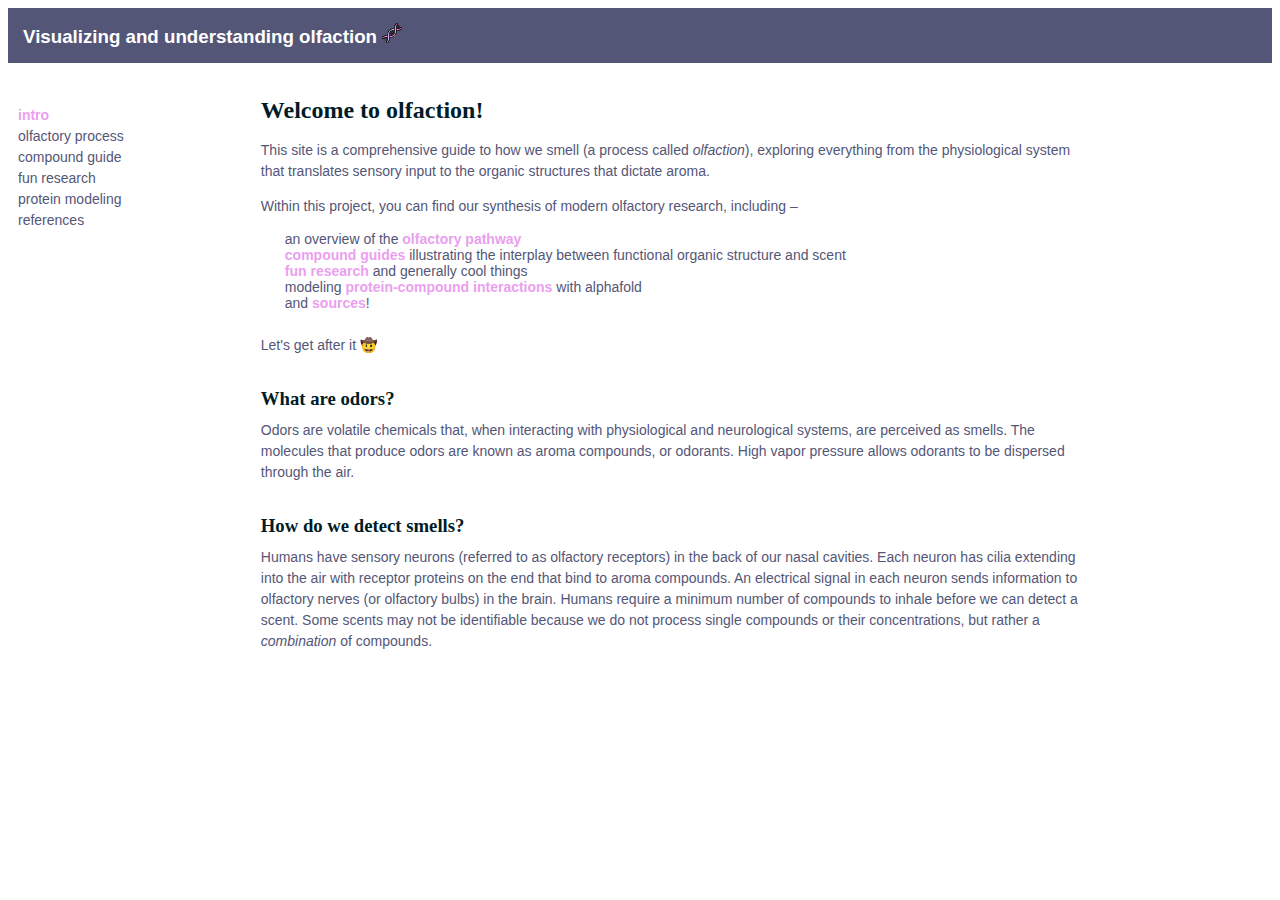
<file: index.html>
<!DOCTYPE html>
<!--[if lt IE 7]>      <html class="no-js lt-ie9 lt-ie8 lt-ie7"> <![endif]-->
<!--[if IE 7]>         <html class="no-js lt-ie9 lt-ie8"> <![endif]-->
<!--[if IE 8]>         <html class="no-js lt-ie9"> <![endif]-->
<!--[if gt IE 8]>      <html class="no-js"> <!--<![endif]-->
<html>
    <head>
        <meta charset="utf-8">
        <meta http-equiv="X-UA-Compatible" content="IE=edge">
        <title>Overview of Olfaction for Computational Biology</title>
        <link rel="icon" href="/images/dna.png" type="image/png">
        <meta name="description" content="">
        <meta name="viewport" content="width=device-width, initial-scale=1">
        <link rel="stylesheet" href="css/styles.css">
    </head>


    <body>
        <h3 id='nav-header'>Visualizing and understanding olfaction <img src='/images/dna.png' height='20px' ></h3>
        
        <div class="row">
            <div class="column left">
                <div id='nav-col'>
                    <ul id="nav-vert"> 
                        <li><a class="active" href="index.html">intro</a></li>
                        <li><a href="olfaction.html">olfactory process</a></li>
                        <li><a href="compound.html">compound guide</a></li>
                        <li><a href="research.html">fun research</a></li>
                        <li><a href="alphafold.html">protein modeling</a></li>
                        <li><a href="references.html">references</a></li>
                    </ul>
                </div>
            </div>
            <div class="column middle">
                <h2>Welcome to olfaction!</h2>

                <p>
                    This site is a comprehensive guide to how we smell (a process called <em>olfaction</em>), exploring everything 
                    from the physiological system that translates sensory input to the organic structures
                    that dictate aroma.
                </p>

                <p>
                    Within this project, you can find our synthesis of modern olfactory research, including –
                </p>

                <ul id='intro-nav'>
                    <li>an overview of the <a class='active' href="olfaction.html">olfactory pathway</a></li>
                    <li><a class='active' href="compound.html">compound guides</a> illustrating the interplay between functional organic structure and scent</li>
                    <li><a class='active' href="research.html">fun research</a> and generally cool things</li>
                    <li>modeling <a class='active' href="alphafold.html">protein-compound interactions</a> with alphafold</li>
                    <li>and <a class='active' href="references.html">sources</a>!</li>
                </ul>

                <p>
                    Let's get after it &#x1F920
                </p>

                <div>
                    <h3>What are odors?</h3>
                    <p>
                        Odors are volatile chemicals that, when interacting with physiological and neurological systems, are perceived as
                        smells. The molecules that produce odors are known as aroma compounds, or odorants. High vapor pressure allows odorants
                        to be dispersed through the air.
                    </p>
                </div>
    
                <div>
                    <h3>How do we detect smells?</h3>
                    <p>
                        Humans have sensory neurons (referred to as olfactory receptors) in the back of our nasal cavities. 
                        Each neuron has cilia extending into the air with receptor proteins on the end that bind to aroma 
                        compounds. An electrical signal in each neuron sends information to olfactory nerves (or olfactory 
                        bulbs) in the brain. Humans require a minimum number of compounds to inhale before we can detect a scent. 
                        Some scents may not be identifiable because we do not process single compounds or their concentrations, 
                        but rather a <em>combination</em> of compounds. 
                    </p>
                </div>
            </div>

            <div class="column right"></div>
        </div>

    </body>
</html>
</file>
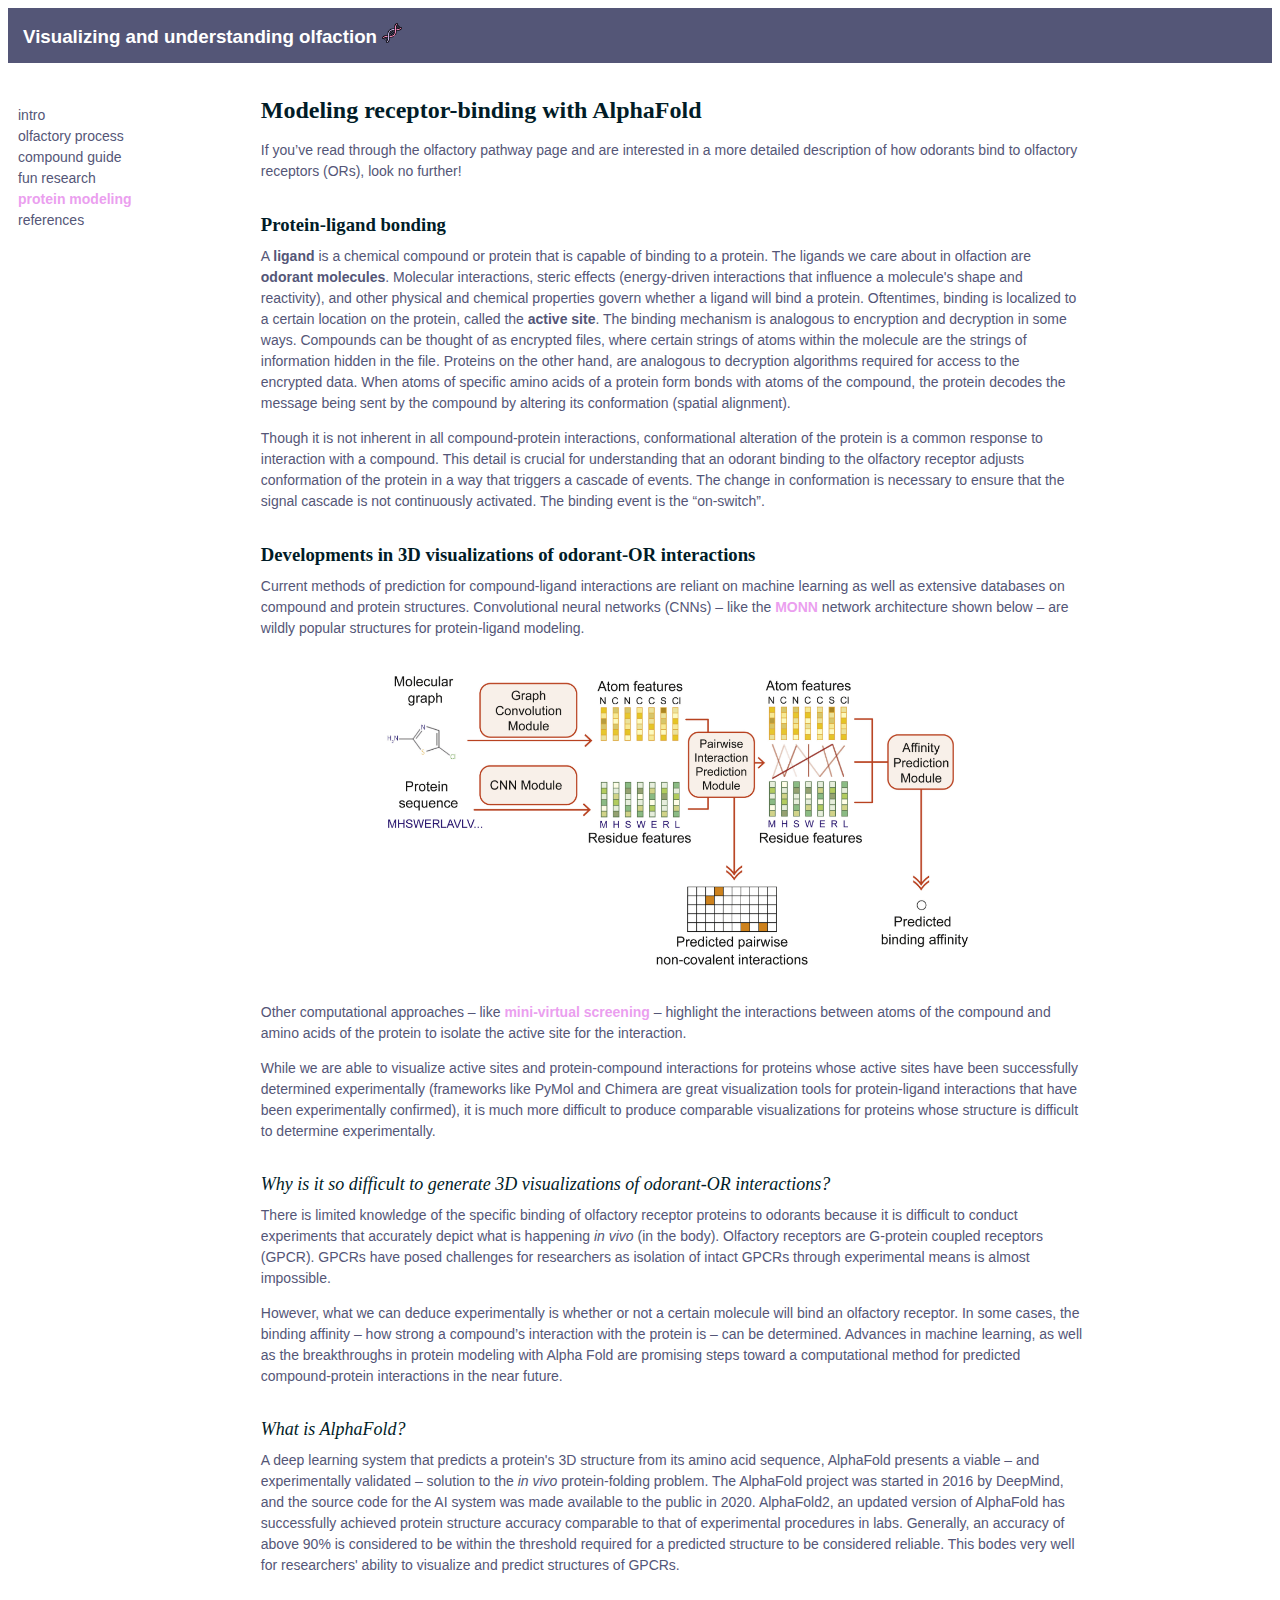
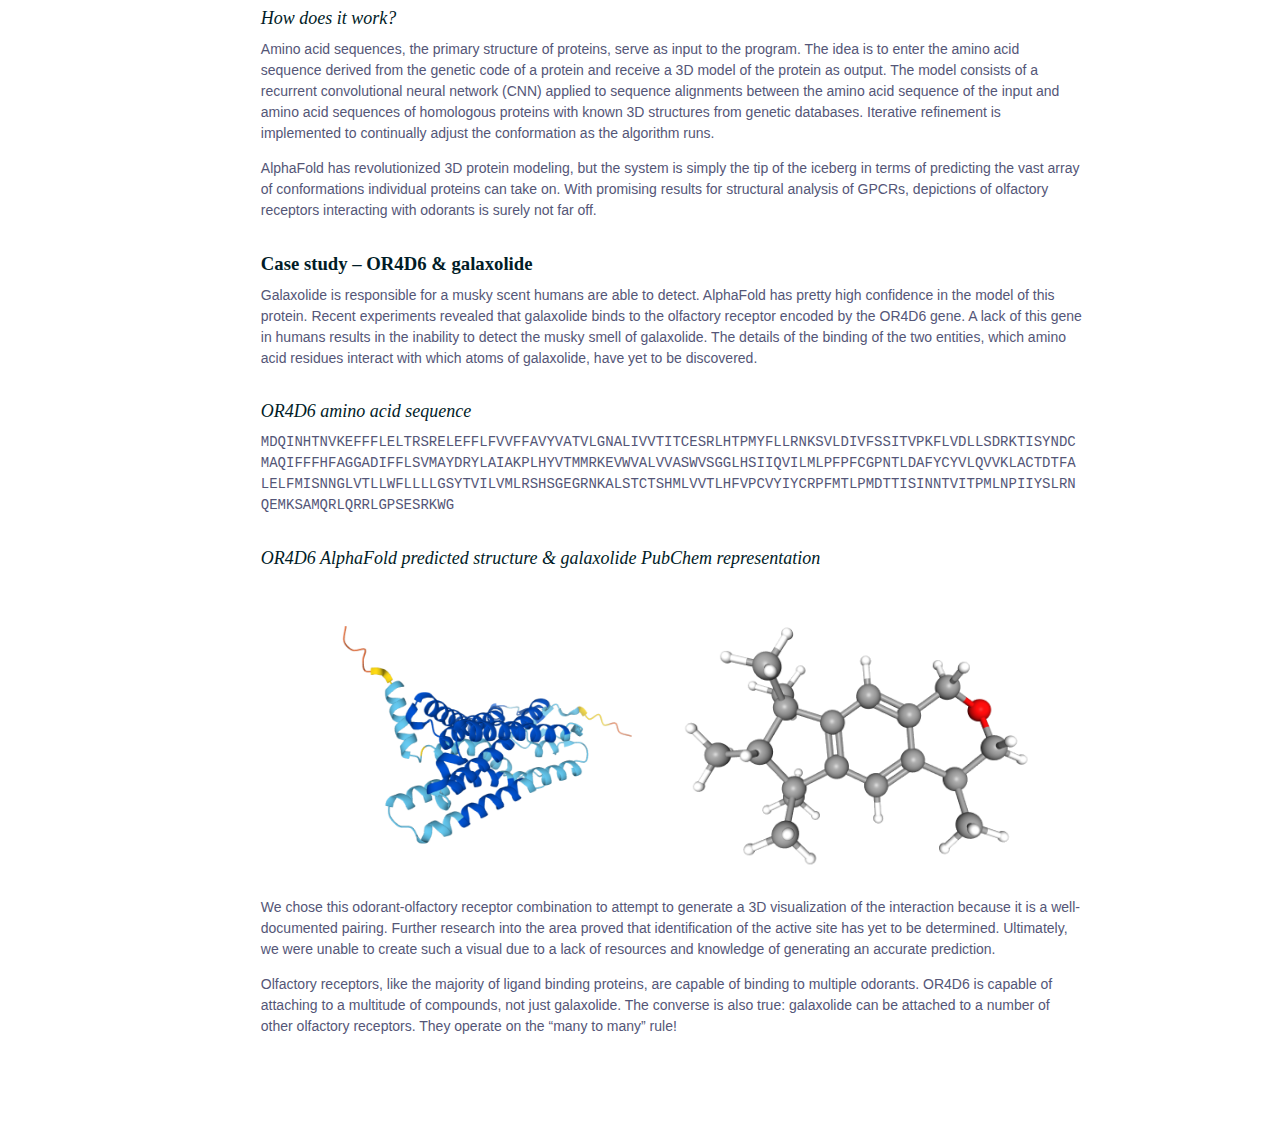
<file: alphafold.html>
<!DOCTYPE html>
<!--[if lt IE 7]>      <html class="no-js lt-ie9 lt-ie8 lt-ie7"> <![endif]-->
<!--[if IE 7]>         <html class="no-js lt-ie9 lt-ie8"> <![endif]-->
<!--[if IE 8]>         <html class="no-js lt-ie9"> <![endif]-->
<!--[if gt IE 8]>      <html class="no-js"> <!--<![endif]-->
<html>
    <head>
        <meta charset="utf-8">
        <meta http-equiv="X-UA-Compatible" content="IE=edge">
        <title>Overview of Olfaction for Computational Biology</title>
        <link rel="icon" href="/images/dna.png" type="image/png">
        <meta name="description" content="">
        <meta name="viewport" content="width=device-width, initial-scale=1">
        <link rel="stylesheet" href="css/styles.css">
    </head>


    <body>
        <h3 id='nav-header'>Visualizing and understanding olfaction <img src='/images/dna.png' height='20px'></h3>
        
        <div class="row">
            <div class="column left">
                <div id='nav-col'>
                    <ul id="nav-vert"> 
                        <li><a href="index.html">intro</a></li>
                        <li><a href="olfaction.html">olfactory process</a></li>
                        <li><a href="compound.html">compound guide</a></li>
                        <li><a href="research.html">fun research</a></li>
                        <li><a class="active" href="alphafold.html">protein modeling</a></li>
                        <li><a href="references.html">references</a></li>
                    </ul>
                </div>
            </div>
            <div class="column middle">
                <h2>Modeling receptor-binding with AlphaFold</h2>

                <p>
                    If you’ve read through the olfactory pathway page and are interested
                    in a more detailed description of how odorants bind to olfactory receptors (ORs),
                    look no further!
                </p>

                <div>
                    <h3>Protein-ligand bonding</h3>
        
                    <p>
                        A <b>ligand</b> is a chemical compound or protein that is capable of binding to a protein. The ligands we care about in
                        olfaction are <b>odorant molecules</b>. Molecular interactions, steric effects (energy-driven interactions that
                        influence a molecule's shape and reactivity), and other physical and chemical properties govern whether a ligand
                        will bind a protein. Oftentimes, binding is localized to a certain location on the protein, called the <b>active site</b>. 
                        The binding mechanism is analogous to encryption and decryption in some ways. Compounds can be thought of as encrypted files, 
                        where certain strings of atoms within the molecule are the strings of information hidden in the file. Proteins on the other 
                        hand, are analogous to decryption algorithms required for access to the encrypted data. When atoms of specific amino acids 
                        of a protein form bonds with atoms of the compound, the protein decodes the message being sent by the compound by altering its 
                        conformation (spatial alignment).
                    </p>

                    <p>
                        Though it is not inherent in all compound-protein interactions, conformational alteration of the protein is a common
                        response to interaction with a compound. This detail is crucial for understanding that an odorant binding to the
                        olfactory receptor adjusts conformation of the protein in a way that triggers a cascade of events. The change in
                        conformation is necessary to ensure that the signal cascade is not continuously activated. The binding event is the
                        “on-switch”.
                    </p>

                    <h3>Developments in 3D visualizations of odorant-OR interactions</h3>

                    <p>
                        Current methods of prediction for compound-ligand interactions are reliant on machine learning as well as extensive
                        databases on compound and protein structures. Convolutional neural networks (CNNs) – like the <a class='active' href='https://www.sciencedirect.com/science/article/pii/S2405471220300818#fig1'>MONN</a> network
                        architecture shown below – are wildly popular structures for protein-ligand modeling. 
                    </p>

                    <p class='image'><img src='/images/monn-arch.png' width='75%'></p>

                    <p>
                        Other computational approaches – like <a class='active' href='https://journals.plos.org/plosone/article?id=10.1371/journal.pone.0131077'>mini-virtual screening</a> – highlight the interactions between atoms of the compound and amino acids of the protein
                        to isolate the active site for the interaction.
                    </p>

                    <p>
                        While we are able to visualize active sites and protein-compound interactions for proteins whose active sites have been
                        successfully determined experimentally (frameworks like PyMol and Chimera are great visualization tools for protein-ligand 
                        interactions that have been experimentally confirmed), it is much more difficult to produce comparable visualizations for 
                        proteins whose structure is difficult to determine experimentally.
                    </p>


                    <h4 class='first'>Why is it so difficult to generate 3D visualizations of odorant-OR interactions?</h4>
                    
                    <p>
                        There is limited knowledge of the specific binding of olfactory receptor proteins to odorants because it is difficult to
                        conduct experiments that accurately depict what is happening <em>in vivo</em> (in the body). Olfactory receptors are G-protein
                        coupled receptors (GPCR). GPCRs have posed challenges for researchers as isolation of intact GPCRs through experimental
                        means is almost impossible.
                    </p>

                    <p>
                        However, what we can deduce experimentally is whether or not a certain molecule will bind an olfactory receptor. In some
                        cases, the binding affinity – how strong a compound’s interaction with the protein is – can be determined. Advances in
                        machine learning, as well as the breakthroughs in protein modeling with Alpha Fold are promising steps toward
                        a computational method for predicted compound-protein interactions in the near future.
                    </p>

                    <h4>What is AlphaFold?</h4>
                    <p>
                        A deep learning system that predicts a protein's 3D structure from its amino acid sequence, AlphaFold presents a viable – 
                        and experimentally validated – solution to the <em>in vivo</em> protein-folding problem. The AlphaFold project was started in 2016 by DeepMind, 
                        and the source code for the AI system was made available to the public in 2020. AlphaFold2, an updated version of AlphaFold has 
                        successfully achieved protein structure accuracy comparable to that of experimental procedures in labs. Generally, an accuracy 
                        of above 90% is considered to be within the threshold required for a predicted structure to be considered reliable. This bodes 
                        very well for researchers' ability to visualize and predict structures of GPCRs.
                    </p>

                    <h4>How does it work?</h4>
                    <p>
                        Amino acid sequences, the primary structure of proteins, serve as input to the program. The idea is to enter the amino
                        acid sequence derived from the genetic code of a protein and receive a 3D model of the protein as output. The model
                        consists of a recurrent convolutional neural network (CNN) applied to sequence alignments between the amino acid
                        sequence of the input and amino acid sequences of homologous proteins with known 3D structures from genetic databases.
                        Iterative refinement is implemented to continually adjust the conformation as the algorithm runs.
                    </p>

                    <p>
                        AlphaFold has revolutionized 3D protein modeling, but the system is simply the tip of the iceberg in terms of predicting
                        the vast array of conformations individual proteins can take on. With promising results for structural analysis of
                        GPCRs, depictions of olfactory receptors interacting with odorants is surely not far off.
                    </p>

                    <h3>Case study – OR4D6 & galaxolide</h3>

                    <p>
                        Galaxolide is responsible for a musky scent humans are able to detect. AlphaFold has pretty high confidence in the model
                        of this protein. Recent experiments revealed that galaxolide binds to the olfactory receptor encoded by the OR4D6 gene.
                        A lack of this gene in humans results in the inability to detect the musky smell of galaxolide. The details of the
                        binding of the two entities, which amino acid residues interact with which atoms of galaxolide, have yet to be
                        discovered.
                    </p>

                    <h4>OR4D6 amino acid sequence</h4>
                    <p style="font-family: 'Courier New', Courier, monospace; overflow-wrap: break-word;">
                        [base64]
                    </p>

                    <h4>OR4D6 AlphaFold predicted structure & galaxolide PubChem representation</h4>
                    <p class='image'><img src='images/or-af.png' width='45%'><img src='images/galaxolide.png' width='45%'</p>

                    <p>
                        We chose this odorant-olfactory receptor combination to attempt to generate a 3D visualization of the interaction
                        because it is a well-documented pairing. Further research into the area proved that identification of the active site
                        has yet to be determined. Ultimately, we were unable to create such a visual due to a lack of resources and knowledge of
                        generating an accurate prediction.
                    </p>

                    <p class='last'>
                        Olfactory receptors, like the majority of ligand binding proteins, are capable of binding to multiple odorants. OR4D6 is
                        capable of attaching to a multitude of compounds, not just galaxolide. The converse is also true: galaxolide can be
                        attached to a number of other olfactory receptors. They operate on the “many to many” rule!
                    </p>

                </div>
            </div>
            <div class="column right"></div>
        </div>

    </body>
</html>
</file>
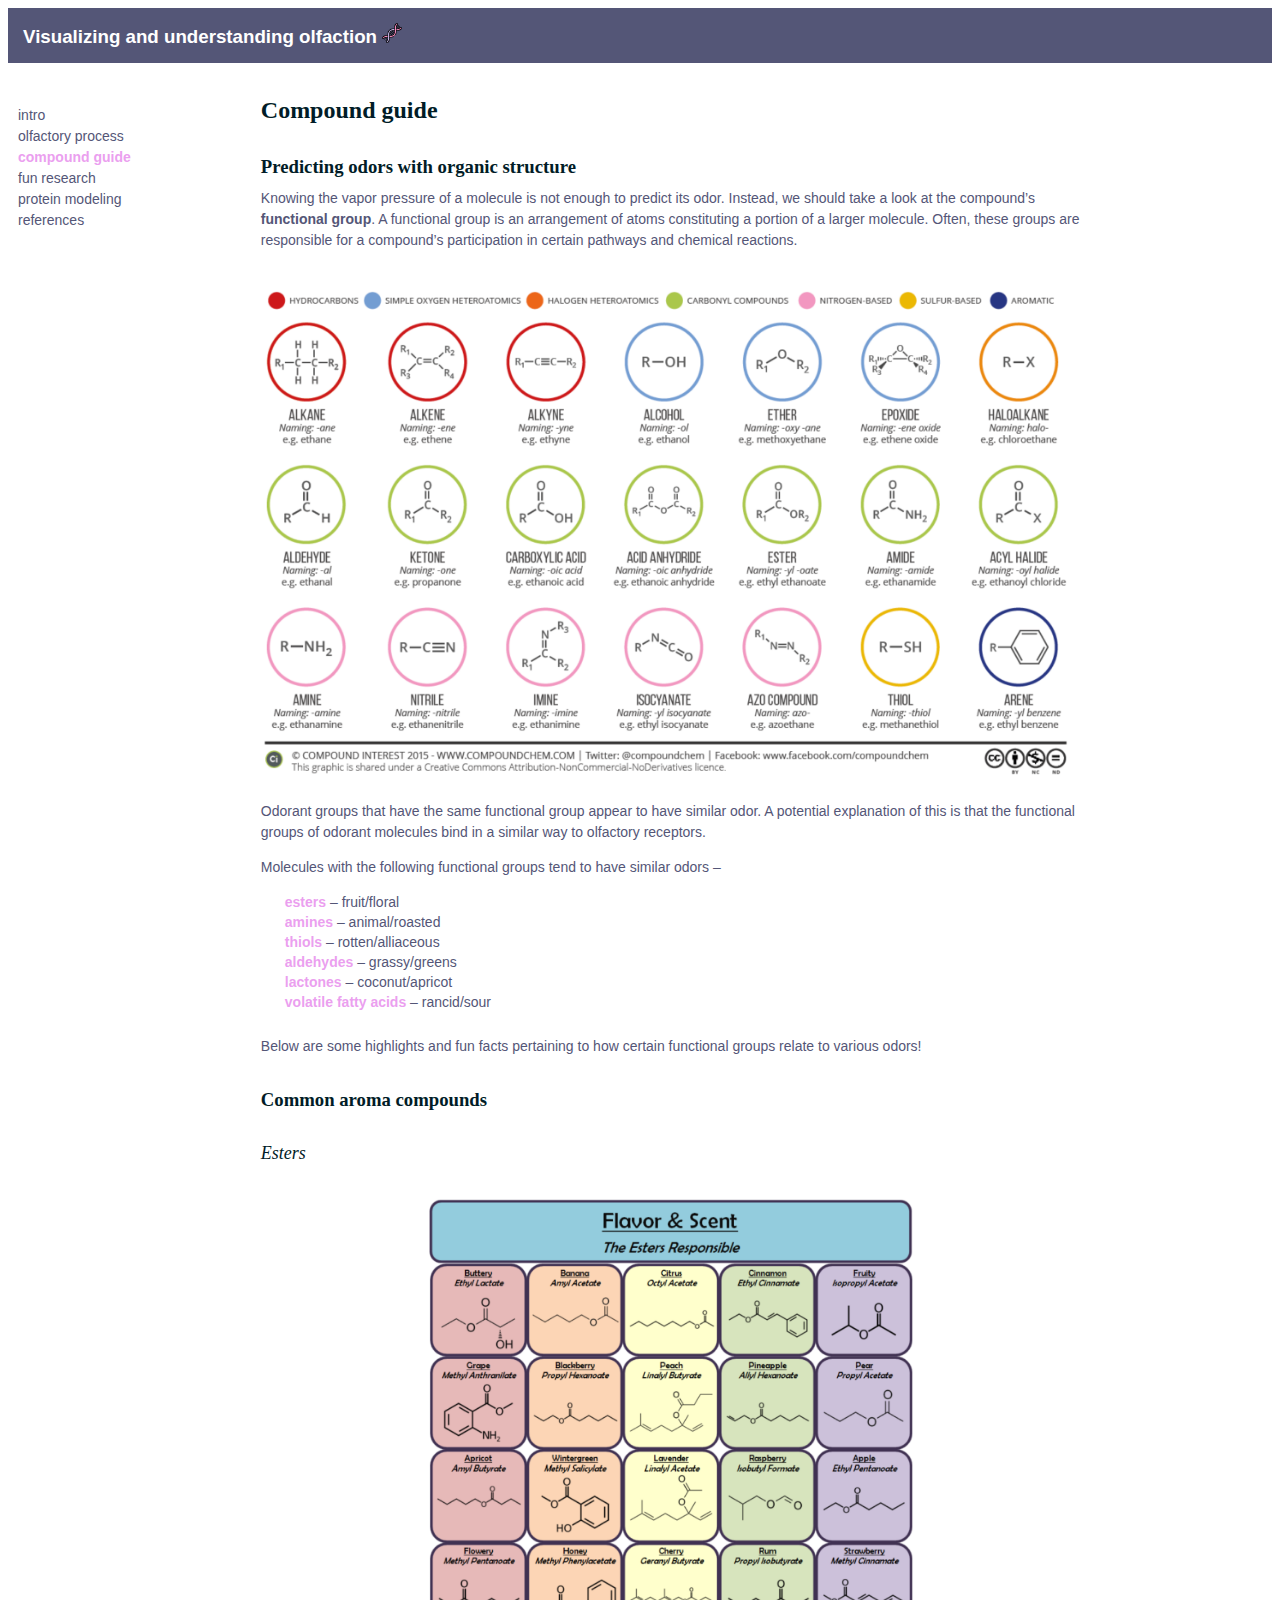
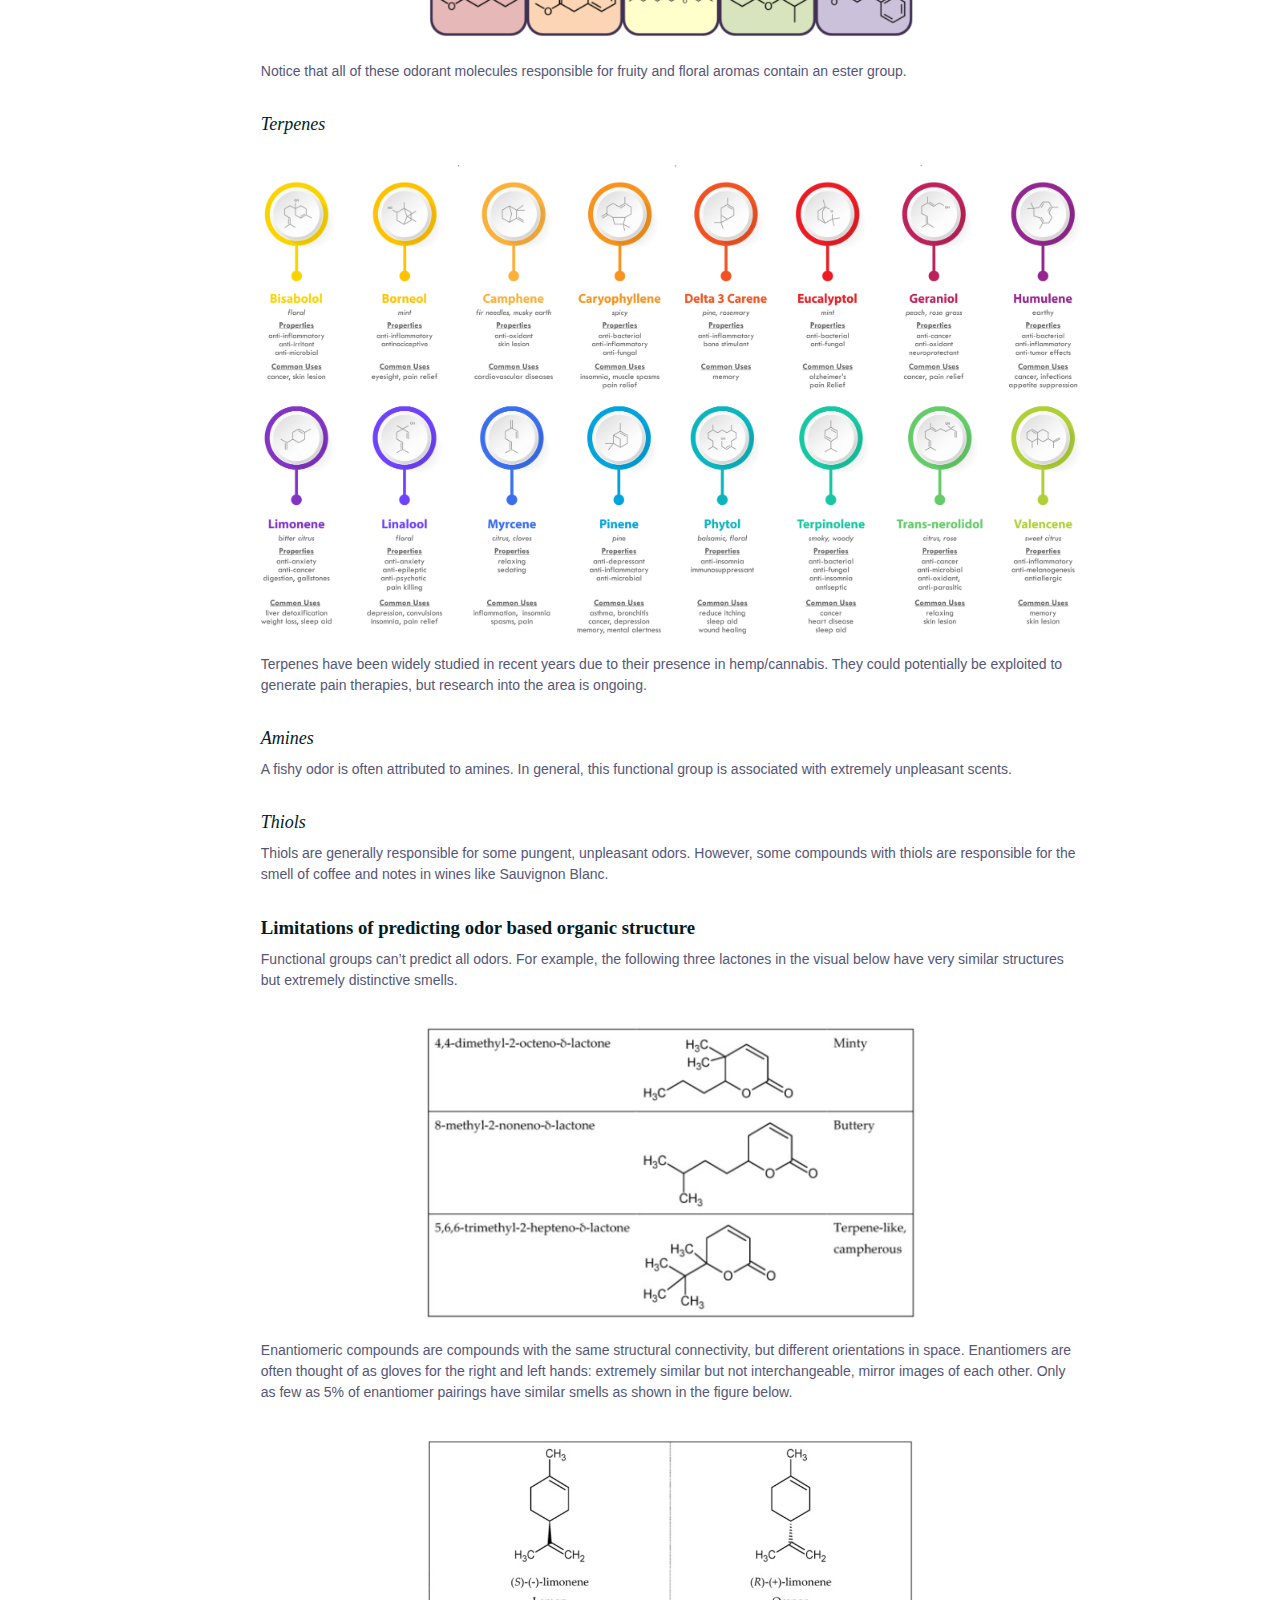
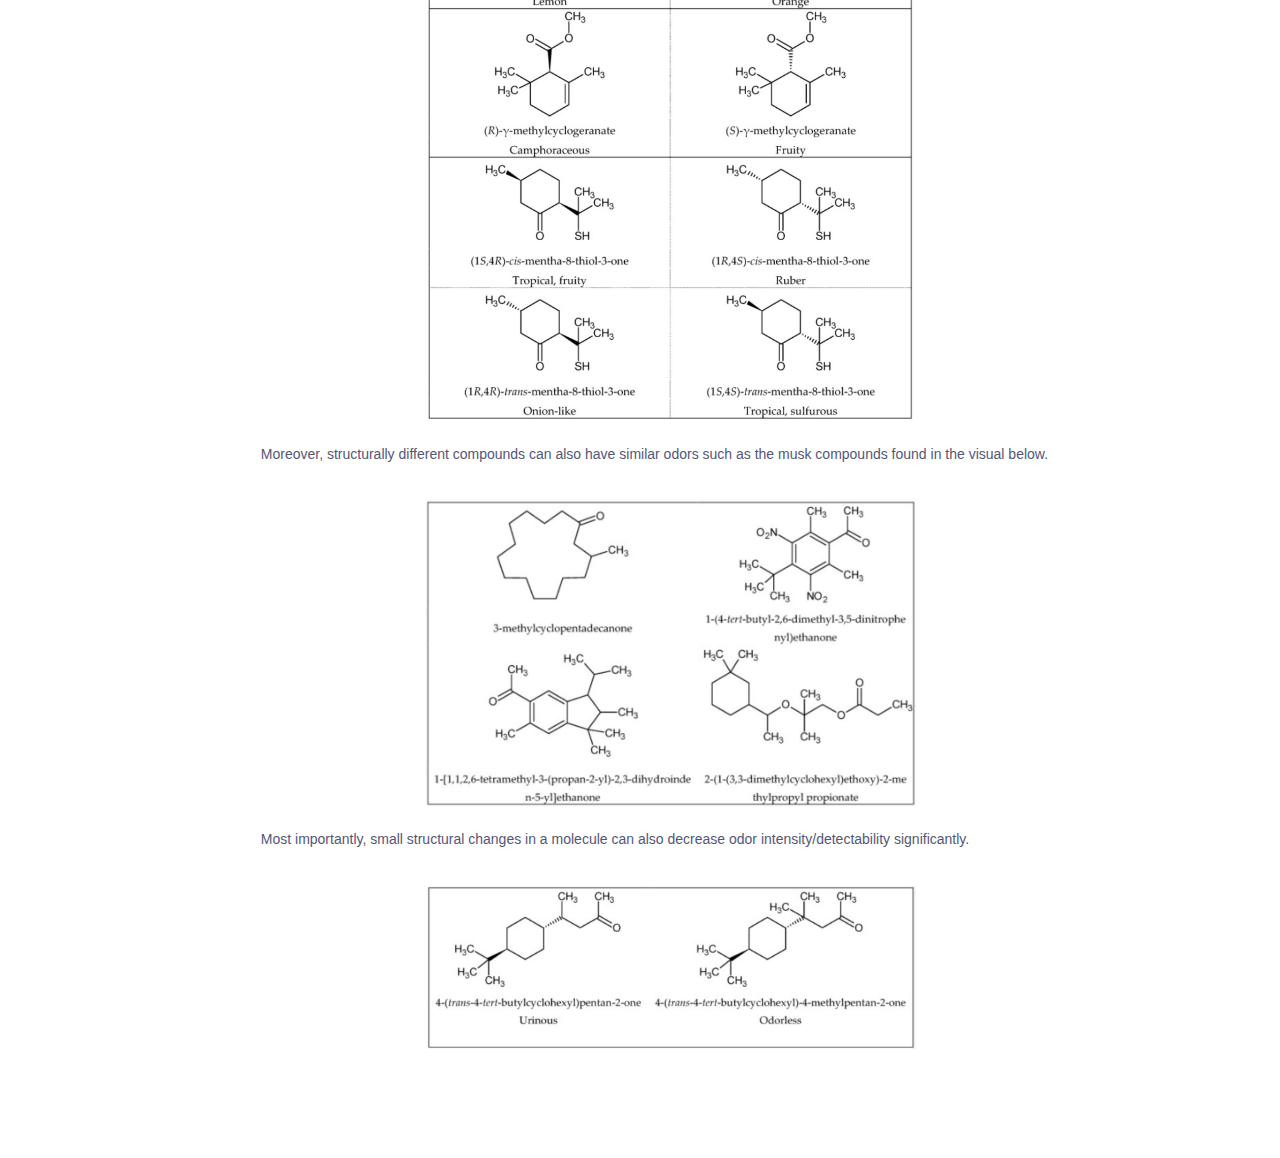
<file: compound.html>
<!DOCTYPE html>
<!--[if lt IE 7]>      <html class="no-js lt-ie9 lt-ie8 lt-ie7"> <![endif]-->
<!--[if IE 7]>         <html class="no-js lt-ie9 lt-ie8"> <![endif]-->
<!--[if IE 8]>         <html class="no-js lt-ie9"> <![endif]-->
<!--[if gt IE 8]>      <html class="no-js"> <!--<![endif]-->
<html>
    <head>
        <meta charset="utf-8">
        <meta http-equiv="X-UA-Compatible" content="IE=edge">
        <title>Overview of Olfaction for Computational Biology</title>
        <link rel="icon" href="/images/dna.png" type="image/png">
        <meta name="description" content="">
        <meta name="viewport" content="width=device-width, initial-scale=1">
        <link rel="stylesheet" href="css/styles.css">
    </head>


    <body>
        <h3 id='nav-header'>Visualizing and understanding olfaction <img src='/images/dna.png' height='20px'></h3>
        
        <div class="row">
            <div class="column left">
                <div id='nav-col'>
                    <ul id="nav-vert"> 
                        <li><a href="index.html">intro</a></li>
                        <li><a href="olfaction.html">olfactory process</a></li>
                        <li><a class="active" href="compound.html">compound guide</a></li>
                        <li><a href="research.html">fun research</a></li>
                        <li><a href="alphafold.html">protein modeling</a></li>
                        <li><a href="references.html">references</a></li>
                    </ul>
                </div>
            </div>
            <div class="column middle">
                <h2>Compound guide</h2>

                <div>
                    <h3>Predicting odors with organic structure</h3>

                    <p>
                        Knowing the vapor pressure of a molecule is not enough to predict its odor. Instead, we should take a look at the
                        compound’s <b>functional group</b>. A functional group is an arrangement of atoms constituting a portion of a larger molecule.
                        Often, these groups are responsible for a compound’s participation in certain pathways and chemical reactions.
                    </p>

                    <p class='image'><img src='images/functional-groups.png' width='100%'></p>

                    <p>
                        Odorant groups that have the same functional group appear to have similar odor. A potential explanation of this is that
                        the functional groups of odorant molecules bind in a similar way to olfactory receptors.
                    </p>

                    <p>
                        Molecules with the following functional groups tend to have similar odors – 

                        <ul class='f-groups'>
                            <li><b style='color:#EB9FEF'>esters</b> – fruit/floral</li>
                            <li><b style='color:#EB9FEF'>amines</b> – animal/roasted</li>
                            <li><b style='color:#EB9FEF'>thiols</b> – rotten/alliaceous</li>
                            <li><b style='color:#EB9FEF'>aldehydes</b> – grassy/greens</li>
                            <li><b style='color:#EB9FEF'>lactones</b> – coconut/apricot</li>
                            <li><b style='color:#EB9FEF'>volatile fatty acids</b> – rancid/sour</li>
                        </ul>
                    </p>

                    <p>
                        Below are some highlights and fun facts pertaining to how certain functional groups relate to various odors!
                    </p>
                </div>

                <div>
                    <h3>Common aroma compounds</h3>

                    <h4>Esters</h4>

                    <p class='image'><img src='images/esters.png' width='60%'></p>

                    <p>
                        Notice that all of these odorant molecules responsible for fruity and floral aromas contain an ester group.
                    </p>

                    <h4>Terpenes</h4>

                    <p class='image'><img src='images/cannabinoids.png' width='100%'></p>

                    <p>
                        Terpenes have been widely studied in recent years due to their presence in hemp/cannabis. They could potentially be
                        exploited to generate pain therapies, but research into the area is ongoing.
                    </p>

                    <h4>Amines</h4>

                    <p>
                        A fishy odor is often attributed to amines. In general, this functional group is associated with extremely unpleasant
                        scents.
                    </p>

                    <h4>Thiols</h4>

                    <p>
                        Thiols are generally responsible for some pungent, unpleasant odors. However, some compounds with thiols are responsible
                        for the smell of coffee and notes in wines like Sauvignon Blanc.
                    </p>

                    <h3>Limitations of predicting odor based organic structure</h3>

                    <p>
                        Functional groups can’t predict all odors. For example, the following three lactones in the visual below have very
                        similar structures but extremely distinctive smells.
                    </p>

                    <p class='image'><img src='images/lactones.png' width='60%'></p>

                    <p>
                        Enantiomeric compounds are compounds with the same structural connectivity, but different orientations in space.
                        Enantiomers are often thought of as gloves for the right and left hands: extremely similar but not interchangeable,
                        mirror images of each other. Only as few as 5% of enantiomer pairings have similar smells as shown in the figure below.
                    </p>

                    <p class='image'><img src='images/ent.png' width='60%'></p>

                    <p>
                        Moreover, structurally different compounds can also have similar odors such as the musk compounds found in the visual
                        below.
                    </p>

                    <p class='image'><img src='images/musk.png' width='60%'></p>

                    <p>
                        Most importantly, small structural changes in a molecule can also decrease odor intensity/detectability significantly.
                    </p>

                    <p class='image last'><img src='images/intensity.png' width='60%'></p>

                </div>
            </div>
            <div class="column right"></div>
        </div>
    </body>
</html>
</file>
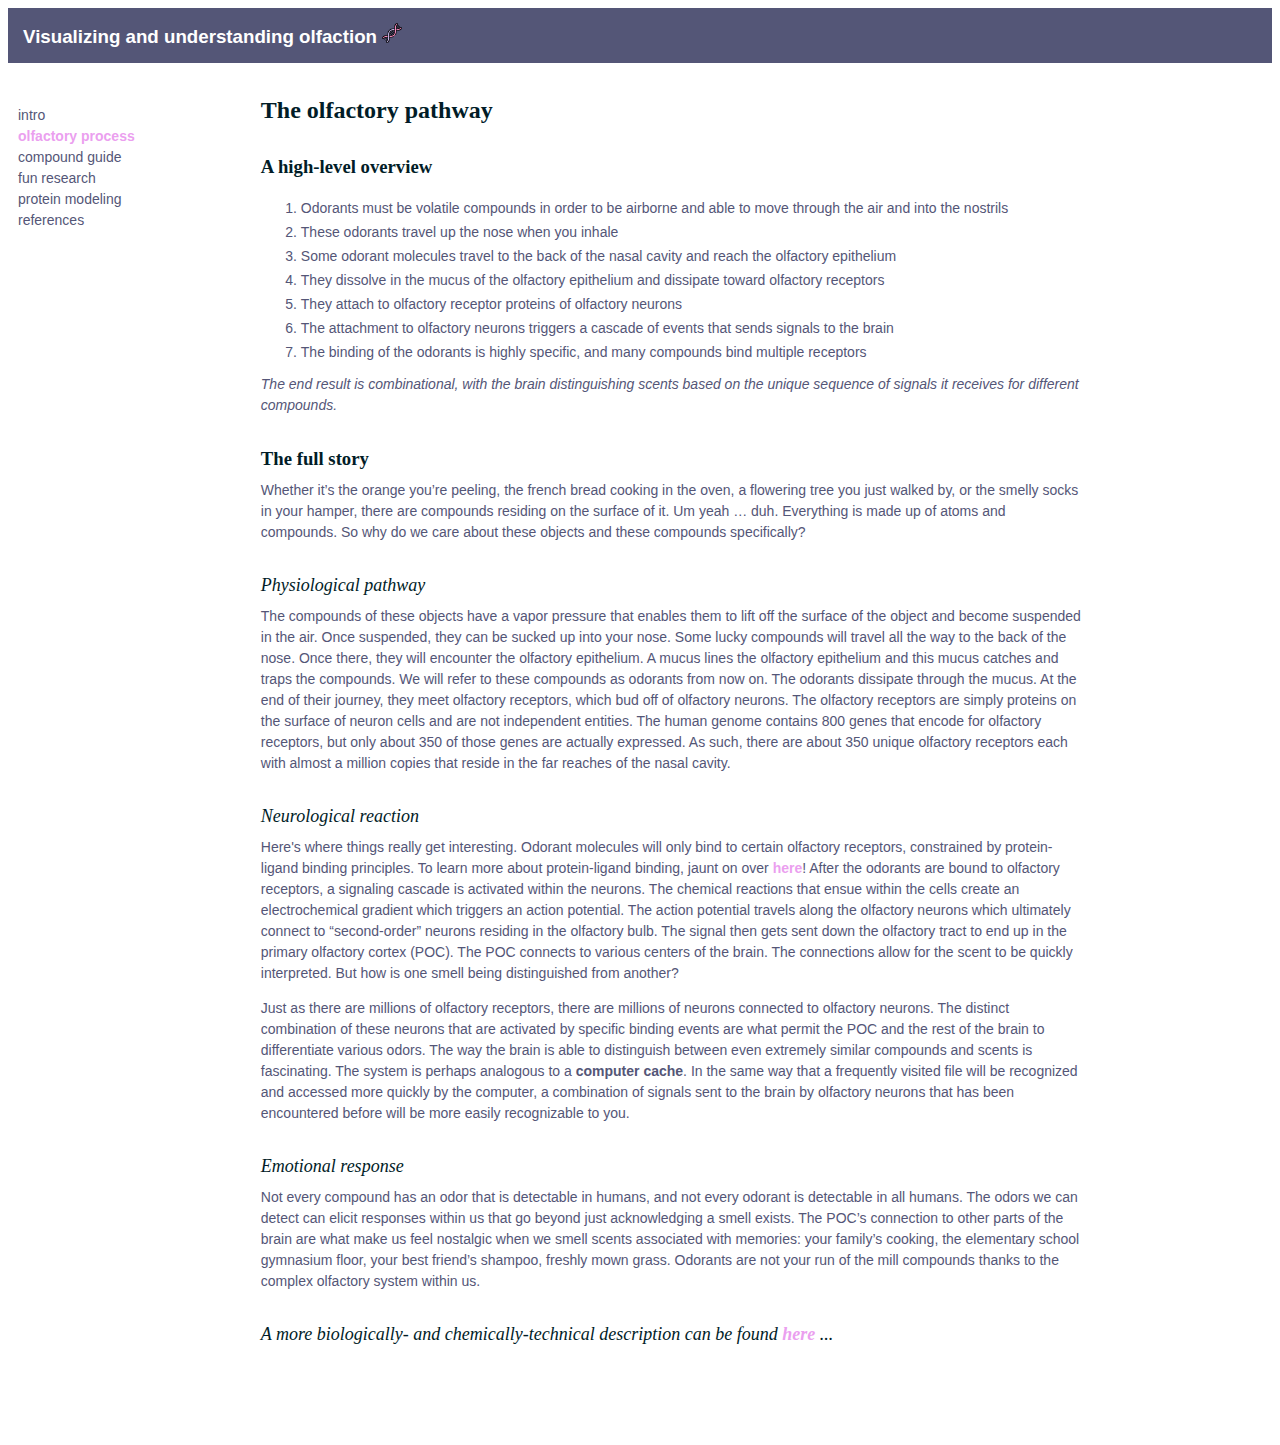
<file: olfaction.html>
<!DOCTYPE html>
<!--[if lt IE 7]>      <html class="no-js lt-ie9 lt-ie8 lt-ie7"> <![endif]-->
<!--[if IE 7]>         <html class="no-js lt-ie9 lt-ie8"> <![endif]-->
<!--[if IE 8]>         <html class="no-js lt-ie9"> <![endif]-->
<!--[if gt IE 8]>      <html class="no-js"> <!--<![endif]-->
<html>
    <head>
        <meta charset="utf-8">
        <meta http-equiv="X-UA-Compatible" content="IE=edge">
        <title>Overview of Olfaction for Computational Biology</title>
        <link rel="icon" href="/images/dna.png" type="image/png">
        <meta name="description" content="">
        <meta name="viewport" content="width=device-width, initial-scale=1">
        <link rel="stylesheet" href="css/styles.css">
    </head>


    <body>
        <h3 id='nav-header'>Visualizing and understanding olfaction <img src='/images/dna.png' height='20px'></h3>
        
        <div class="row">
            <div class="column left">
                <div id='nav-col'>
                    <ul id="nav-vert"> 
                        <li><a href="index.html">intro</a></li>
                        <li><a class="active" href="olfaction.html">olfactory process</a></li>
                        <li><a href="compound.html">compound guide</a></li>
                        <li><a href="research.html">fun research</a></li>
                        <li><a href="alphafold.html">protein modeling</a></li>
                        <li><a href="references.html">references</a></li>
                    </ul>
                </div>
            </div>
            <div class="column middle">
                <h2>The olfactory pathway</h2>

                <div>
                    <h3>A high-level overview</h3>
                    <ol>
                        <li class='content'>Odorants must be volatile compounds in order to be airborne and able to move through the air and into the nostrils</li>
                        <li class='content'>These odorants travel up the nose when you inhale</li>
                        <li class='content'>Some odorant molecules travel to the back of the nasal cavity and reach the olfactory epithelium</li>
                        <li class='content'>They dissolve in the mucus of the olfactory epithelium and dissipate toward olfactory receptors</li>
                        <li class='content'>They attach to olfactory receptor proteins of olfactory neurons</li>
                        <li class='content'>The attachment to olfactory neurons triggers a cascade of events that sends signals to the brain</li>
                        <li class='content'>The binding of the odorants is highly specific, and many compounds bind multiple receptors</li>
                    </ol>
                    <p><em>The end result is combinational, with the brain distinguishing scents based on the unique sequence of signals it receives for different compounds.</em></p>
                </div>

                <div>
                    <h3>The full story</h3>
                </div>

                <div>
                    <p>
                        Whether it’s the orange you’re peeling, the french bread cooking in the oven, a flowering tree you just walked by, or the 
                        smelly socks in your hamper, there are compounds residing on the surface of it. Um yeah … duh. Everything is made up of 
                        atoms and compounds. So why do we care about these objects and these compounds specifically?
                    </p>

                    <h4>Physiological pathway</h2>

                    <p>
                        The compounds of these objects have a vapor pressure that enables them to lift off the surface of the object and become 
                        suspended in the air. Once suspended, they can be sucked up into your nose. Some lucky compounds will travel all the way 
                        to the back of the nose. Once there, they will encounter the olfactory epithelium. A mucus lines the olfactory epithelium 
                        and this mucus catches and traps the compounds. We will refer to these compounds as odorants from now on. The odorants 
                        dissipate through the mucus. At the end of their journey, they meet olfactory receptors, which bud off of olfactory neurons. The 
                        olfactory receptors are simply proteins on the surface of neuron cells and are not independent entities. The human genome 
                        contains 800 genes that encode for olfactory receptors, but only about 350 of those genes are actually expressed. As such, there 
                        are about 350 unique olfactory receptors each with almost a million copies that reside in the far reaches of the nasal cavity. 
                    </p>

                    <h4>Neurological reaction</h2>

                    <p>
                        Here's where things really get interesting. Odorant molecules will only bind to certain olfactory receptors, 
                        constrained by protein-ligand binding principles. To learn more about protein-ligand binding, jaunt on over
                        <a href='alphafold.html' class='active'>here</a>! After the odorants are bound to olfactory receptors, a 
                        signaling cascade is activated within the neurons. The chemical reactions that ensue within the cells create 
                        an electrochemical gradient which triggers an action potential. The action potential travels along the olfactory 
                        neurons which ultimately connect to “second-order” neurons residing in the olfactory bulb. The signal then gets 
                        sent down the olfactory tract to end up in the primary olfactory cortex (POC). The POC connects to various 
                        centers of the brain. The connections allow for the scent to be quickly interpreted. But how is one smell being
                         distinguished from another?
                    </p>

                    <p>
                        Just as there are millions of olfactory receptors, there are millions of neurons connected to olfactory neurons. The
                         distinct combination of these neurons that are activated by specific binding events are what permit the POC and the 
                         rest of the brain to differentiate various odors. The way the brain is able to distinguish between even extremely similar 
                         compounds and scents is fascinating. The system is perhaps analogous to a <b>computer cache</b>. In the same way that a 
                         frequently visited file will be recognized and accessed more quickly by the computer, a combination of signals sent to 
                         the brain by olfactory neurons that has been encountered before will be more easily recognizable to you. 
                    </p>

                    <h4>Emotional response</h4>

                    <p>
                        Not every compound has an odor that is detectable in humans, and not every odorant is detectable in all humans. The odors 
                        we can detect can elicit responses within us that go beyond just acknowledging a smell exists. The POC’s connection to other 
                        parts of the brain are what make us feel nostalgic when we smell scents associated with memories: your family’s cooking, the 
                        elementary school gymnasium floor, your best friend’s shampoo, freshly mown grass. Odorants are not your run of the mill 
                        compounds thanks to the complex olfactory system within us. 
                    </p>

                    <h4>A more biologically- and chemically-technical description can be found <a class='active' src='https://www.youtube.com/watch?v=wQJbsOWc344'>here</a> ...<h4>

                    <p class='last'></p>
                </div>
            </div>
            <div class="column right"></div>
        </div>
    </body>
</html>
</file>
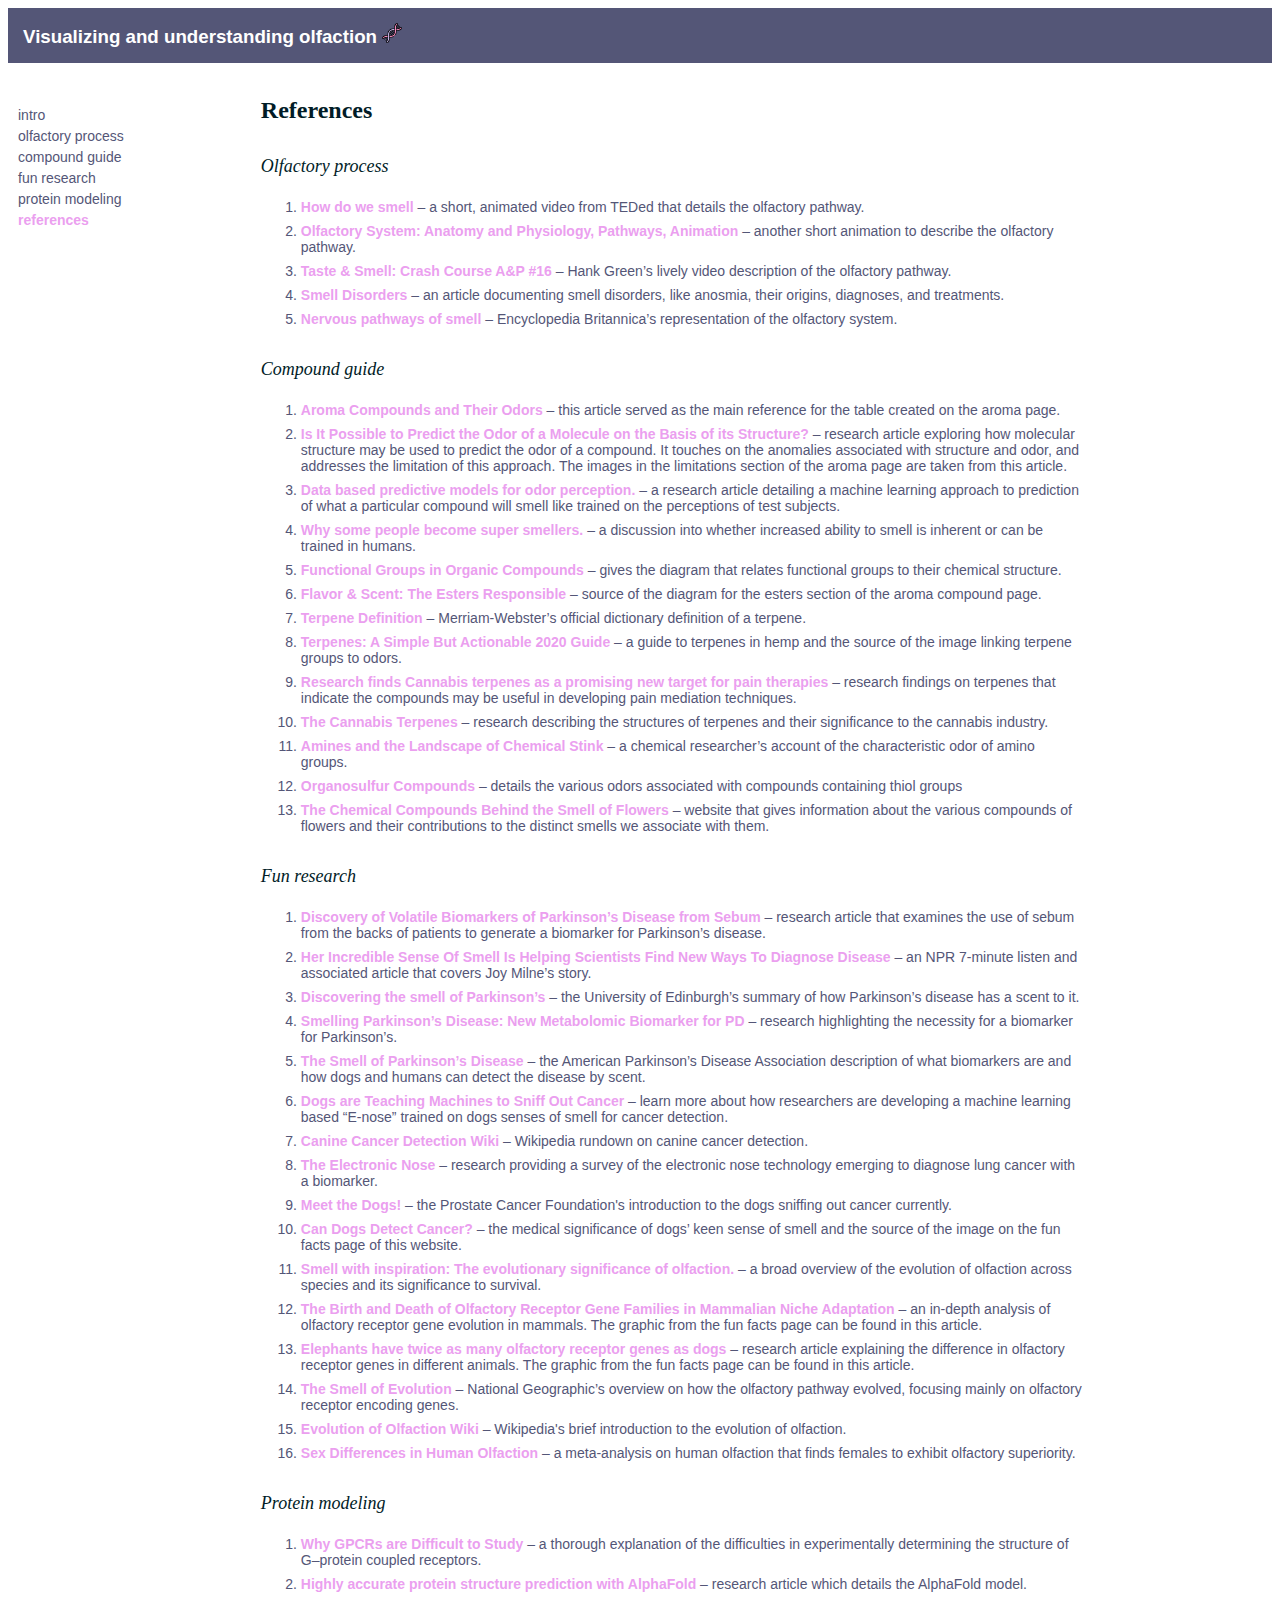
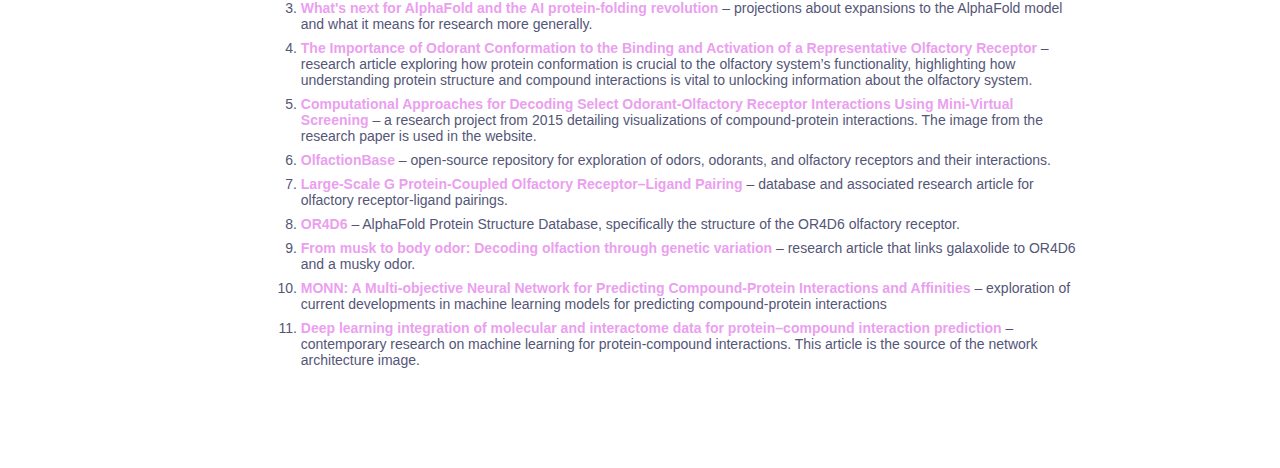
<file: references.html>
<!DOCTYPE html>
<!--[if lt IE 7]>      <html class="no-js lt-ie9 lt-ie8 lt-ie7"> <![endif]-->
<!--[if IE 7]>         <html class="no-js lt-ie9 lt-ie8"> <![endif]-->
<!--[if IE 8]>         <html class="no-js lt-ie9"> <![endif]-->
<!--[if gt IE 8]>      <html class="no-js"> <!--<![endif]-->
<html>
    <head>
        <meta charset="utf-8">
        <meta http-equiv="X-UA-Compatible" content="IE=edge">
        <title>Overview of Olfaction for Computational Biology</title>
        <link rel="icon" href="/images/dna.png" type="image/png">
        <meta name="description" content="">
        <meta name="viewport" content="width=device-width, initial-scale=1">
        <link rel="stylesheet" href="css/styles.css">
    </head>


    <body>
        <h3 id='nav-header'>Visualizing and understanding olfaction <img src='/images/dna.png' height='20px'></h3>
        
        <div class="row">
            <div class="column left">
                <div id='nav-col'>
                    <ul id="nav-vert"> 
                        <li><a href="index.html">intro</a></li>
                        <li><a href="olfaction.html">olfactory process</a></li>
                        <li><a href="compound.html">compound guide</a></li>
                        <li><a href="research.html">fun research</a></li>
                        <li><a href="alphafold.html">protein modeling</a></li>
                        <li><a class="active" href="references.html">references</a></li>
                    </ul>
                </div>
            </div>
            <div class="column middle">
                <h2>References</h2>

                <h4>Olfactory process</h4>

                <ol>
                    <li class='content'><a href="https://www.youtube.com/watch?v=snJnO6OpjCs" class='active'> How do we smell</a> – a short, animated video from TEDed that details the olfactory pathway.</li>
                    <li class='content'><a href="https://www.youtube.com/watch?v=wQJbsOWc344" class='active'> Olfactory System: Anatomy and Physiology, Pathways, Animation</a> – another short animation to describe the olfactory pathway.</li>
                    <li class='content'><a href="https://www.youtube.com/watch?v=mFm3yA1nslE" class='active'> Taste & Smell: Crash Course A&P #16 </a> – Hank Green’s lively video description of the olfactory pathway.</li>
                    <li class='content'><a href="https://www.nidcd.nih.gov/health/smell-disorders#:~:text=Your%20ability%20to%20smell%20comes,neuron%20has%20one%20odor%20receptor"  class='active'> Smell Disorders </a> – an article documenting smell disorders, like anosmia, their origins, diagnoses, and treatments.</li>
                    <li class='content'><a href="https://www.britannica.com/science/olfactory-system/Nervous-pathways-of-smell"  class='active'> Nervous pathways of smell </a> – Encyclopedia Britannica’s representation of the olfactory system.</li>
                </ol>

                <h4>Compound guide</h4>

                <ol>
                    <li class='content'><a class='active' href="https://www.thoughtco.com/aroma-compounds-4142268#:~:text=Aroma%20Compounds%20by%20Organic%20Structure%20%20%20,%20%20pineapple%20%2038%20more%20rows%20"> Aroma Compounds and Their Odors </a> – this article served as the main reference for the table created on the aroma page.</li>
                    <li class='content'><a class='active' href="https://www.ncbi.nlm.nih.gov/pmc/articles/PMC6627536">  Is It Possible to Predict the Odor of a Molecule on the Basis of its Structure? </a> – research article exploring how molecular structure may be used to predict the odor of a compound. It touches on the anomalies associated with structure and odor, and addresses the limitation of this approach. The images in the limitations section of the aroma page are taken from this article.</li>
                    <li class='content'><a class='active' href="https://www.nature.com/articles/s41598-020-73978-1"> Data based predictive models for odor perception. </a> – a research article detailing a machine learning approach to prediction of what a particular compound will smell like trained on the perceptions of test subjects.</li>
                    <li class='content'><a class='active' href="https://www.bbc.com/future/article/20200911-how-to-supercharge-your-sense-of-smell">Why some people become super smellers.  </a> – a discussion into whether increased ability to smell is inherent or can be trained in humans.</li> 
                    <li class='content'><a class='active' href="https://www.compoundchem.com/2014/01/24/functional-groups-in-organic-compounds/""> Functional Groups in Organic Compounds </a> – gives the diagram that relates functional groups to their chemical structure.</li>
                    <li class='content'><a class='active' href="https://www.arcoftheancients.com/blog/aromatherapy-and-the-book-of-ester#/""> Flavor & Scent: The Esters Responsible </a> – source of the diagram for the esters section of the aroma compound page.</li>
                    <li class='content'><a class='active' href="https://www.merriam-webster.com/dictionary/terpene"> Terpene Definition </a> – Merriam-Webster’s official dictionary definition of a terpene.</li>
                    <li class='content'><a class='active' href="https://hemptonfarms.com/blog/terpenes-guide/""> Terpenes: A Simple But Actionable 2020 Guide </a> – a guide to terpenes in hemp and the source of the image linking terpene groups to odors.</li>
                    <li class='content'><a class='active' href="https://www.news-medical.net/news/20210714/Research-finds-Cannabis-terpenes-as-a-promising-new-target-for-pain-therapies.aspx"> Research finds Cannabis terpenes as a promising new target for pain therapies </a> – research findings on terpenes that indicate the compounds may be useful in developing pain mediation techniques.</li>
                    <li class='content'><a class='active' href="https://www.ncbi.nlm.nih.gov/pmc/articles/PMC7763918/"> The Cannabis Terpenes</a> – research describing the structures of terpenes and their significance to the cannabis industry.</li>
                    <li class='content'><a class='active' href="https://www.science.org/content/blog-post/amines-and-landscape-chemical-stink"> Amines and the Landscape of Chemical Stink </a> – a chemical researcher’s account of the characteristic odor of amino groups.</li>
                    <li class='content'><a class='active' href="https://www.britannica.com/science/organosulfur-compound/Thiols"> Organosulfur Compounds </a> – details the various odors associated with compounds containing thiol groups</li>
                    <li class='content'><a class='active' href="https://www.compoundchem.com/2015/02/12/flowers/#:~:text=Other%20compounds%20that%20make%20minor,citronellol%2C%20farnesol%2C%20and%20linalool.&text=Carnations%2C%20too%2C%20are%20a%20common%20component%20of%20floral%20bouquets"> The Chemical Compounds Behind the Smell of Flowers </a> – website that gives information about the various compounds of flowers and their contributions to the distinct smells we associate with them. </li>
                </ol>

                <h4>Fun research</h4>

                <ol>
                    <li class='content'><a class='active' href="https://www.ncbi.nlm.nih.gov/pmc/articles/PMC6487537/" > Discovery of Volatile Biomarkers of Parkinson’s Disease from Sebum </a> – research article that examines the use of sebum from the backs of patients to generate a biomarker for Parkinson’s disease.</li>
                    <li class='content'><a class='active' href="https://www.npr.org/sections/health-shots/2020/03/23/820274501/her-incredible-sense-of-smell-is-helping-scientists-find-new-ways-to-diagnose-di" > Her Incredible Sense Of Smell Is Helping Scientists Find New Ways To Diagnose Disease </a> – an NPR 7-minute listen and associated article that covers Joy Milne’s story.</li>
                    <li class='content'><a class='active' href="https://www.ed.ac.uk/impact/research/future-health-and-care/discovering-the-smell-of-parkinsons" > Discovering the smell of Parkinson’s </a> – the University of Edinburgh’s summary of how Parkinson’s disease has a scent to it.</li>
                    <li class='content'><a class='active' href="https://www.ncbi.nlm.nih.gov/pmc/articles/PMC6487465/" > Smelling Parkinson’s Disease: New Metabolomic Biomarker for PD </a> – research highlighting the necessity for a biomarker for Parkinson’s.</li>
                    <li class='content'><a class='active' href="https://www.apdaparkinson.org/article/the-smell-of-parkinsons-disease/"> The Smell of Parkinson’s Disease </a> – the American Parkinson’s Disease Association description of what biomarkers are and how dogs and humans can detect the disease by scent.</li>
                    <li class='content'><a class='active' href="https://www.the-scientist.com/news-opinion/dogs-are-teaching-machines-to-sniff-out-cancer-68469" > Dogs are Teaching Machines to Sniff Out Cancer </a > – learn more about how researchers are developing a machine learning based “E-nose” trained on dogs senses of smell for cancer detection.</li>
                    <li class='content'><a class='active' href="https://en.wikipedia.org/wiki/Canine_cancer_detection" > Canine Cancer Detection Wiki </a> – Wikipedia rundown on canine cancer detection.</li>
                    <li class='content'><a class='active' href="https://breathe.ersjournals.com/content/15/4/e135?utm_source=TrendMD&utm_medium=cpc&utm_campaign=_Breathe_TrendMD_0" > The Electronic Nose </a> – research providing a survey of the electronic nose technology emerging to diagnose lung cancer with a biomarker.</li>
                    <li class='content'><a class='active' href="https://www.pcf.org/c/olfactory-sensations-part1/" > Meet the Dogs! </a> – the Prostate Cancer Foundation's introduction to the dogs sniffing out cancer currently.</li>
                    <li class='content'><a class='active' href="https://www.medicalnewstoday.com/articles/323620#overview" > Can Dogs Detect Cancer? </a> – the medical significance of dogs’ keen sense of smell and the source of the image on the fun facts page of this website.</li>    
                    <li class='content'><a class='active' href="https://onlinelibrary.wiley.com/doi/full/10.1002/ajpa.21441?casa_token=4dtdPx7ptWUAAAAA%3AiOOSwX1ZcJQ-T15KTAx2lhkEcmqQQcewmtakt6swwuJSdzPfO5R3E41vngIHvtKyw1OttnI1OLKgzwM" > Smell with inspiration: The evolutionary significance of olfaction. </a> – a broad overview of the evolution of olfaction across species and its significance to survival.</li>
                    <li class='content'><a class='active' href="https://academic.oup.com/mbe/article/35/6/1390/4943998"> The Birth and Death of Olfactory Receptor Gene Families in Mammalian Niche Adaptation </a> – an in-depth analysis of olfactory receptor gene evolution in mammals. The graphic from the fun facts page can be found in this article.</li>
                    <li class='content'><a class='active' href="https://www.u-tokyo.ac.jp/focus/en/articles/a_00292.html" > Elephants have twice as many olfactory receptor genes as dogs </a> – research article explaining the difference in olfactory receptor genes in different animals. The graphic from the fun facts page can be found in this article.</li>
                    <li class='content'><a class='active' href="https://www.nationalgeographic.com/science/article/the-smell-of-evolution" > The Smell of Evolution </a> – National Geographic’s overview on how the olfactory pathway evolved, focusing mainly on olfactory receptor encoding genes.</li>
                    <li class='content'><a class='active' href="https://en.wikipedia.org/wiki/Evolution_of_olfaction" > Evolution of Olfaction Wiki </a > – Wikipedia's brief introduction to the evolution of olfaction.</li>
                    <li class='content'><a class='active' href="https://www.frontiersin.org/articles/10.3389/fpsyg.2019.00242/full" > Sex Differences in Human Olfaction </a> – a meta-analysis on human olfaction that finds females to exhibit olfactory superiority.</li> 
                </ol>


                <h4>Protein modeling</h4>

                <ol>
                    <li class='content'><a class='active' href="https://www.fluidic.com/resources/why-gpcrs-are-difficult-study/" > Why GPCRs are Difficult to Study </a> – a thorough explanation of the difficulties in experimentally determining the structure of G–protein coupled receptors.</li>
                    <li class='content'><a class='active' href="https://www.nature.com/articles/s41586-021-03819-2" > Highly accurate protein structure prediction with AlphaFold </a> – research article which details the AlphaFold model.</li>
                    <li class='content'><a class='active' href="https://www.nature.com/articles/d41586-022-00997-5"> What's next for AlphaFold and the AI protein-folding revolution </a> – projections about expansions to the AlphaFold model and what it means for research more generally.</li>
                    <li class='content'><a class='active' href="https://www.ncbi.nlm.nih.gov/pmc/articles/PMC2628580/"> The Importance of Odorant Conformation to the Binding and Activation of a Representative Olfactory Receptor </a> – research article exploring how protein conformation is crucial to the olfactory system’s functionality, highlighting how understanding protein structure and compound interactions is vital to unlocking information about the olfactory system.</li>
                    <li class='content'><a class='active' href="https://journals.plos.org/plosone/article?id=10.1371/journal.pone.0131077"> Computational Approaches for Decoding Select Odorant-Olfactory Receptor Interactions Using Mini-Virtual Screening </a> – a research project from 2015 detailing visualizations of compound-protein interactions. The image from the research paper is used in the website.</li>
                    <li class='content'><a class='active' href="https://academic.oup.com/nar/article/50/D1/D678/6362078"> OlfactionBase </a> – open-source repository for exploration of odors, odorants, and olfactory receptors and their interactions.</li>
                    <li class='content'><a class='active' href="https://pubs.acs.org/doi/10.1021/acscentsci.1c01495"> Large-Scale G Protein-Coupled Olfactory Receptor–Ligand Pairing </a> – database and associated research article for olfactory receptor-ligand pairings. </li>
                    <li class='content'><a class='active' href="https://alphafold.ebi.ac.uk/entry/Q8NGJ1"> OR4D6 </a> – AlphaFold Protein Structure Database, specifically the structure of the OR4D6 olfactory receptor. </li>
                    <li class='content'><a class='active' href="https://journals.plos.org/plosgenetics/article?id=10.1371/journal.pgen.1009564"> From musk to body odor: Decoding olfaction through genetic variation </a> – research article that links galaxolide to OR4D6 and a musky odor.</li>
                    <li class='content'><a class='active' href="https://www.sciencedirect.com/science/article/pii/S2405471220300818"> MONN: A Multi-objective Neural Network for Predicting Compound-Protein Interactions and Affinities </a> – exploration of current developments in machine learning models for predicting compound-protein interactions</li>
                    <li class='content last'><a class='active' href="https://jcheminf.biomedcentral.com/articles/10.1186/s13321-021-00513-3"> Deep learning integration of molecular and interactome data for protein–compound interaction prediction </a> – contemporary research on machine learning for protein-compound interactions. This article is the source of the network architecture image.</li>
                </ol>

            </div>
            <div class="column right"></div>
        </div>
    </body>
</html>
</file>
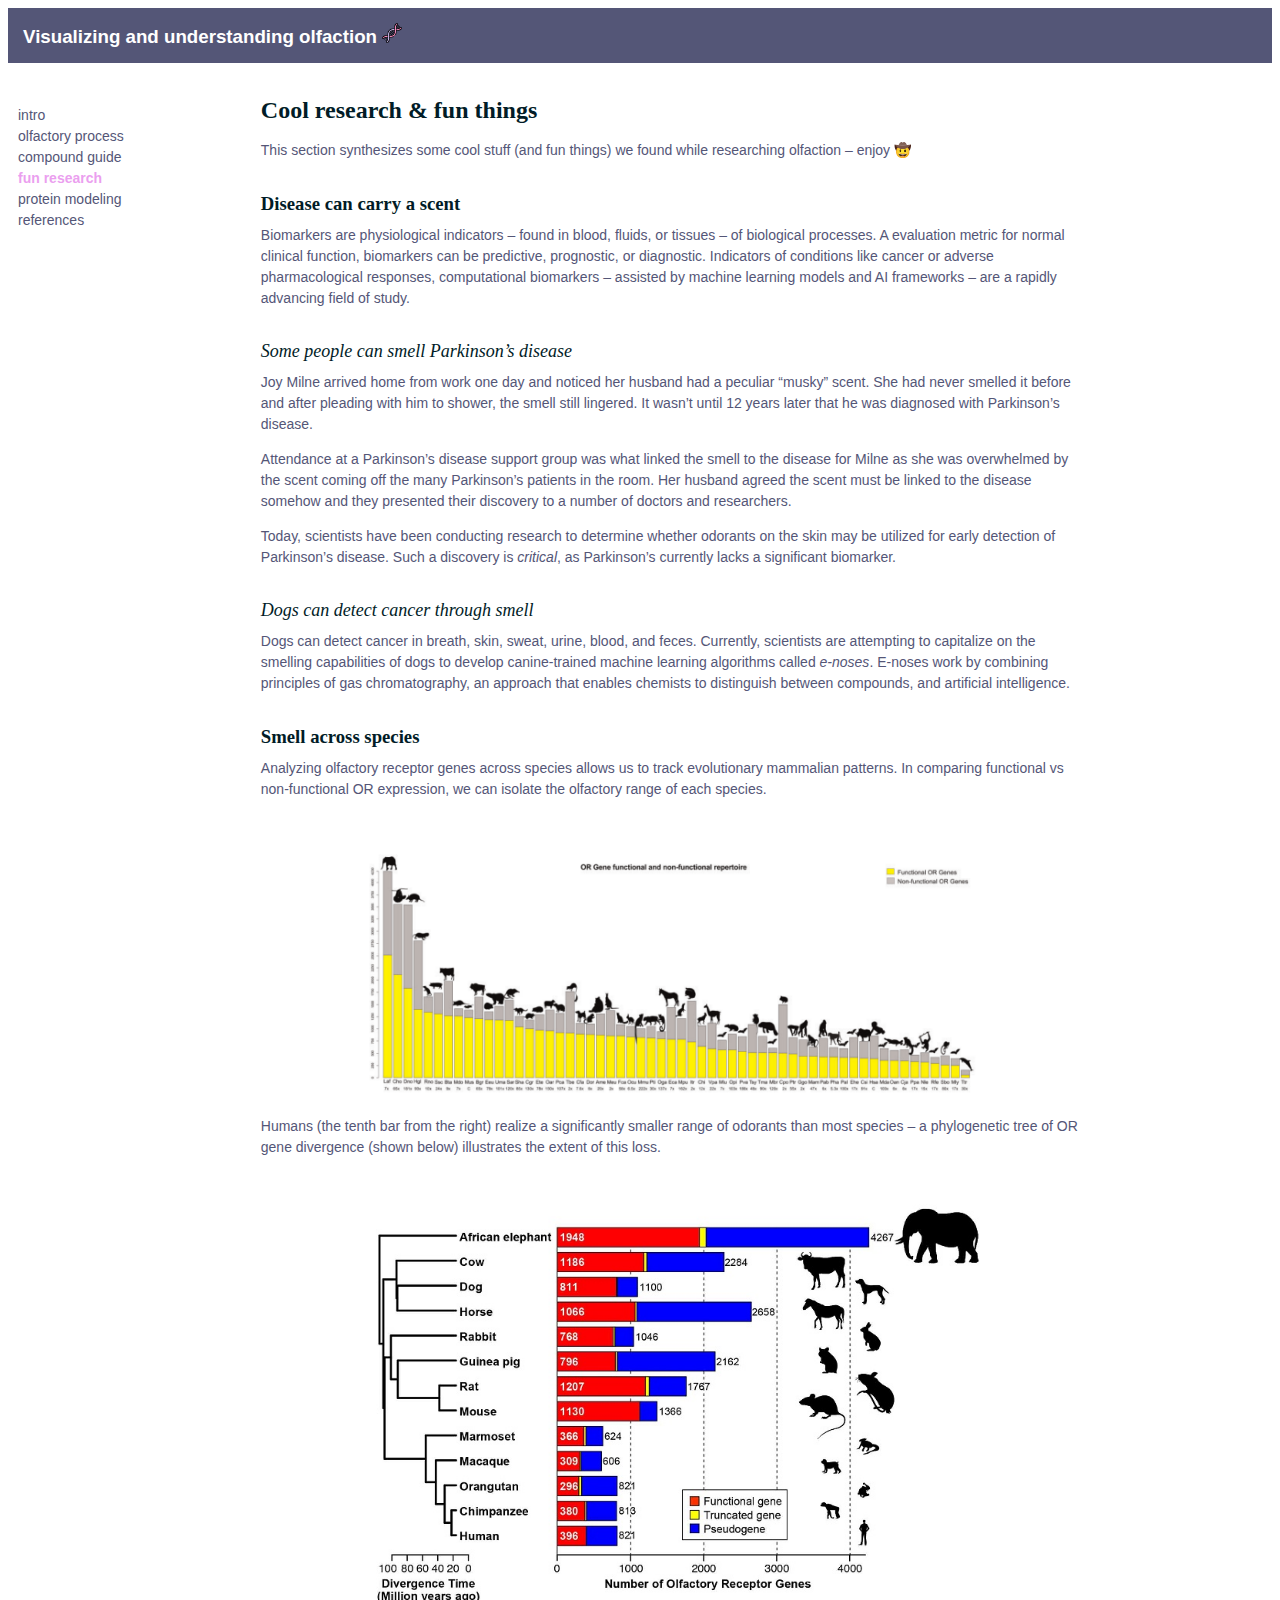
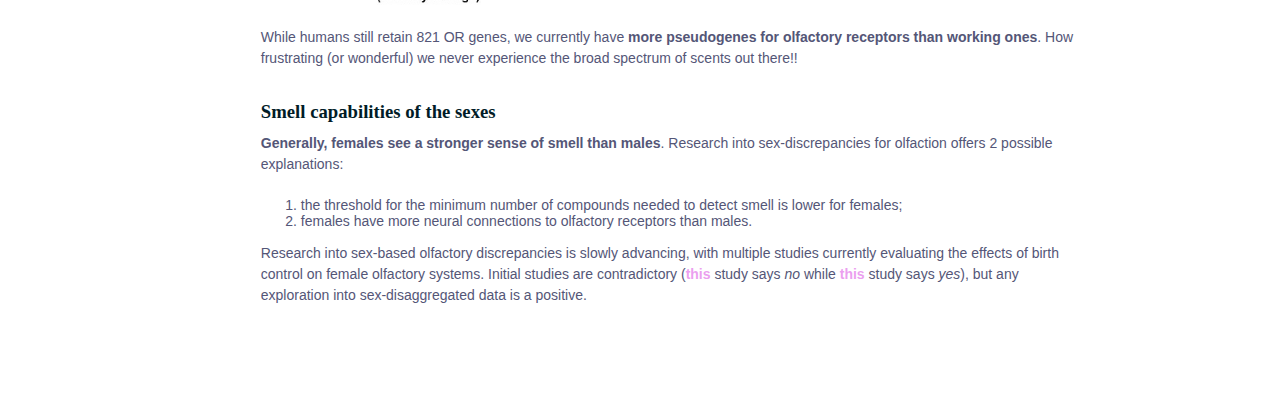
<file: research.html>
<!DOCTYPE html>
<!--[if lt IE 7]>      <html class="no-js lt-ie9 lt-ie8 lt-ie7"> <![endif]-->
<!--[if IE 7]>         <html class="no-js lt-ie9 lt-ie8"> <![endif]-->
<!--[if IE 8]>         <html class="no-js lt-ie9"> <![endif]-->
<!--[if gt IE 8]>      <html class="no-js"> <!--<![endif]-->
<html>
    <head>
        <meta charset="utf-8">
        <meta http-equiv="X-UA-Compatible" content="IE=edge">
        <title>Overview of Olfaction for Computational Biology</title>
        <link rel="icon" href="../images/dna.png" type="image/png">
        <meta name="description" content="">
        <meta name="viewport" content="width=device-width, initial-scale=1">
        <link rel="stylesheet" href="css/styles.css">
    </head>

    <body>
        <h3 id='nav-header'>Visualizing and understanding olfaction <img src='/images/dna.png' height='20px'></h3>
        
        <div class="row">
            <div class="column left">
                <div id='nav-col'>
                    <ul id="nav-vert"> 
                        <li><a href="index.html">intro</a></li>
                        <li><a href="olfaction.html">olfactory process</a></li>
                        <li><a href="compound.html">compound guide</a></li>
                        <li><a class="active" href="research.html">fun research</a></li>
                        <li><a href="alphafold.html">protein modeling</a></li>
                        <li><a href="references.html">references</a></li>
                    </ul>
                </div>
            </div>
            <div class="column middle">
                <h2>Cool research & fun things</h2>

                <div>
                    <p>
                        This section synthesizes some cool stuff (and fun things) we found while 
                        researching olfaction – enjoy &#x1F920
                    </p>
                </div>

                <div>
                    <h3>Disease can carry a scent</h3>

                    <p>
                        Biomarkers are physiological indicators – found in blood, fluids, or tissues – of biological 
                        processes. A evaluation metric for normal clinical function, biomarkers can be predictive, prognostic,
                        or diagnostic. Indicators of conditions like cancer or adverse pharmacological responses, computational 
                        biomarkers – assisted by machine learning models and AI frameworks – are a rapidly advancing field of study.
                    </p>
                    
                    <h4>Some people can smell Parkinson’s disease</h4>

                    <p>
                        Joy Milne arrived home from work one day and noticed her husband had a peculiar “musky” scent. She had never smelled it
                        before and after pleading with him to shower, the smell still lingered. It wasn’t until 12 years later that he was
                        diagnosed with Parkinson’s disease.
                    </p>

                    <p>
                        Attendance at a Parkinson’s disease support group was what linked the smell to the disease for Milne as she was
                        overwhelmed by the scent coming off the many Parkinson’s patients in the room. Her husband agreed the scent must be
                        linked to the disease somehow and they presented their discovery to a number of doctors and researchers.
                    </p>

                    <p>
                        Today, scientists have been conducting research to determine whether odorants on the skin may be utilized for early
                        detection of Parkinson’s disease. Such a discovery is <em>critical</em>, as Parkinson’s currently lacks a significant 
                        biomarker.
                    </p>

                    <h4>Dogs can detect cancer through smell</h4>

                    <p>
                        Dogs can detect cancer in breath, skin, sweat, urine, blood, and feces. Currently, scientists are attempting to
                        capitalize on the smelling capabilities of dogs to develop canine-trained machine learning algorithms called
                        <em>e-noses</em>. E-noses work by combining principles of gas chromatography, an approach that enables chemists 
                        to distinguish between compounds, and artificial intelligence. 
                    </p>
                </div>

                <div>
                    <h3>Smell across species</h3>
                    <p>
                        Analyzing olfactory receptor genes across species allows us to track evolutionary mammalian patterns.
                        In comparing functional vs non-functional OR expression, we can isolate the olfactory range of each species.
                    </p>

                    <p class='image'><img src='/images/mammal-or-ev.png' width='75%'></p>

                    <p>
                        Humans (the tenth bar from the right) realize a significantly smaller range of odorants than most species –
                        a phylogenetic tree of OR gene divergence (shown below) illustrates the extent of this loss.
                    </p>

                    <p class='image'><img src='/images/phylo-or.jpeg' width='75%'></p>

                    <p>
                        While humans still retain 821 OR genes, we currently have <b>more pseudogenes for olfactory receptors than
                        working ones</b>. How frustrating (or wonderful) we never experience the broad spectrum of scents out there!!
                    </p>

                </div>

                <div>
                    <h3>Smell capabilities of the sexes</h3>
                    <p>
                        <b>Generally, females see a stronger sense of smell than males</b>. Research into sex-discrepancies for olfaction
                        offers 2 possible explanations: 

                        <ol>
                            <li>the threshold for the minimum number of compounds needed to detect smell is lower for females;</li>
                            <li>females have more neural connections to olfactory receptors than males.</li>
                        </ol>
                    </p>

                    <p class='last'>
                        Research into sex-based olfactory discrepancies is slowly advancing, with multiple studies currently evaluating
                        the effects of birth control on female olfactory systems. Initial studies are contradictory (<a 
                        class="active" href='https://journals.sagepub.com/doi/full/10.1177/2041669520983339'>this</a> study says <em>no</em>
                        while <a class='active' href='https://www.ncbi.nlm.nih.gov/pmc/articles/PMC5176159/'>this</a> study says <em>yes</em>),
                        but any exploration into sex-disaggregated data is a positive. 
                    </p>
                </div>
            </div>
            <div class="column right"></div>
        </div>
    </body>
</html>
</file>
<file: css/styles.css>
body { 
    font-family:Arial, Helvetica, sans-serif;
    color: #011C27;
}

#nav-header {
    font-family:Arial, Helvetica, sans-serif;
    background-color: #545677;
    color: white;
    padding: 15px;
    margin-top: 0px;
}

h2 {
    margin: 24px 8px 16px 0px;
    font-family: "Garamond";
}

h3 {
    font-family: "Garamond";
    margin-bottom: 10px;
    margin-top: 32px;
}

h4 {
    font-family: "Garamond";
    margin-bottom: 10px;
    margin-top: 32px;
    font-size: 18px;
    font-style: italic;
    font-weight: lighter
}

.column {
    float: left;
}
  
.left {
    width: 20%;
}

.right {
    width: 15%;
}
  
.middle {
    width: 65%;
}

#nav-vert {
    list-style-type: none;
    padding: 0;
    margin: 34px 0 0 10px;
    font-size: 14px;
}

#intro-nav {
    list-style-type: none;
    padding: 0;
    font-size: 14px;
    color:#545677;
    margin-left: 24px;
    margin-bottom: 24px;
}

.f-groups {
    list-style-type: none;
    font-size: 14px;
    color:#545677;
    padding: 0;
    margin-left: 24px;
    margin-bottom: 24px;
    line-height: 20px;
}

#nav-vert li:not(:last-child) { 
   margin-bottom: 5px;  
}

a:link {
    color:#545677;
    text-decoration: none;
}

a:visited {
    color: #545677;
    text-decoration: none;
}

a.active {
    color: #EB9FEF;
    font-weight: 700;
}

p {
    font-family:Arial, Helvetica, sans-serif;
    color: #545677;
    font-size: 14px;
    margin-top: 0;
    line-height: 1.5;
}

ol {
    font-family:Arial, Helvetica, sans-serif;
    color: #545677;
    font-size: 14px;
    padding-top: 8px;
}

li.content:not(:last-child) { 
    margin-bottom: 8px;  
 }

.last {
    margin-bottom: 100px;
}

.image {
    text-align: center;
    padding-top: 20px;
}
</file>
